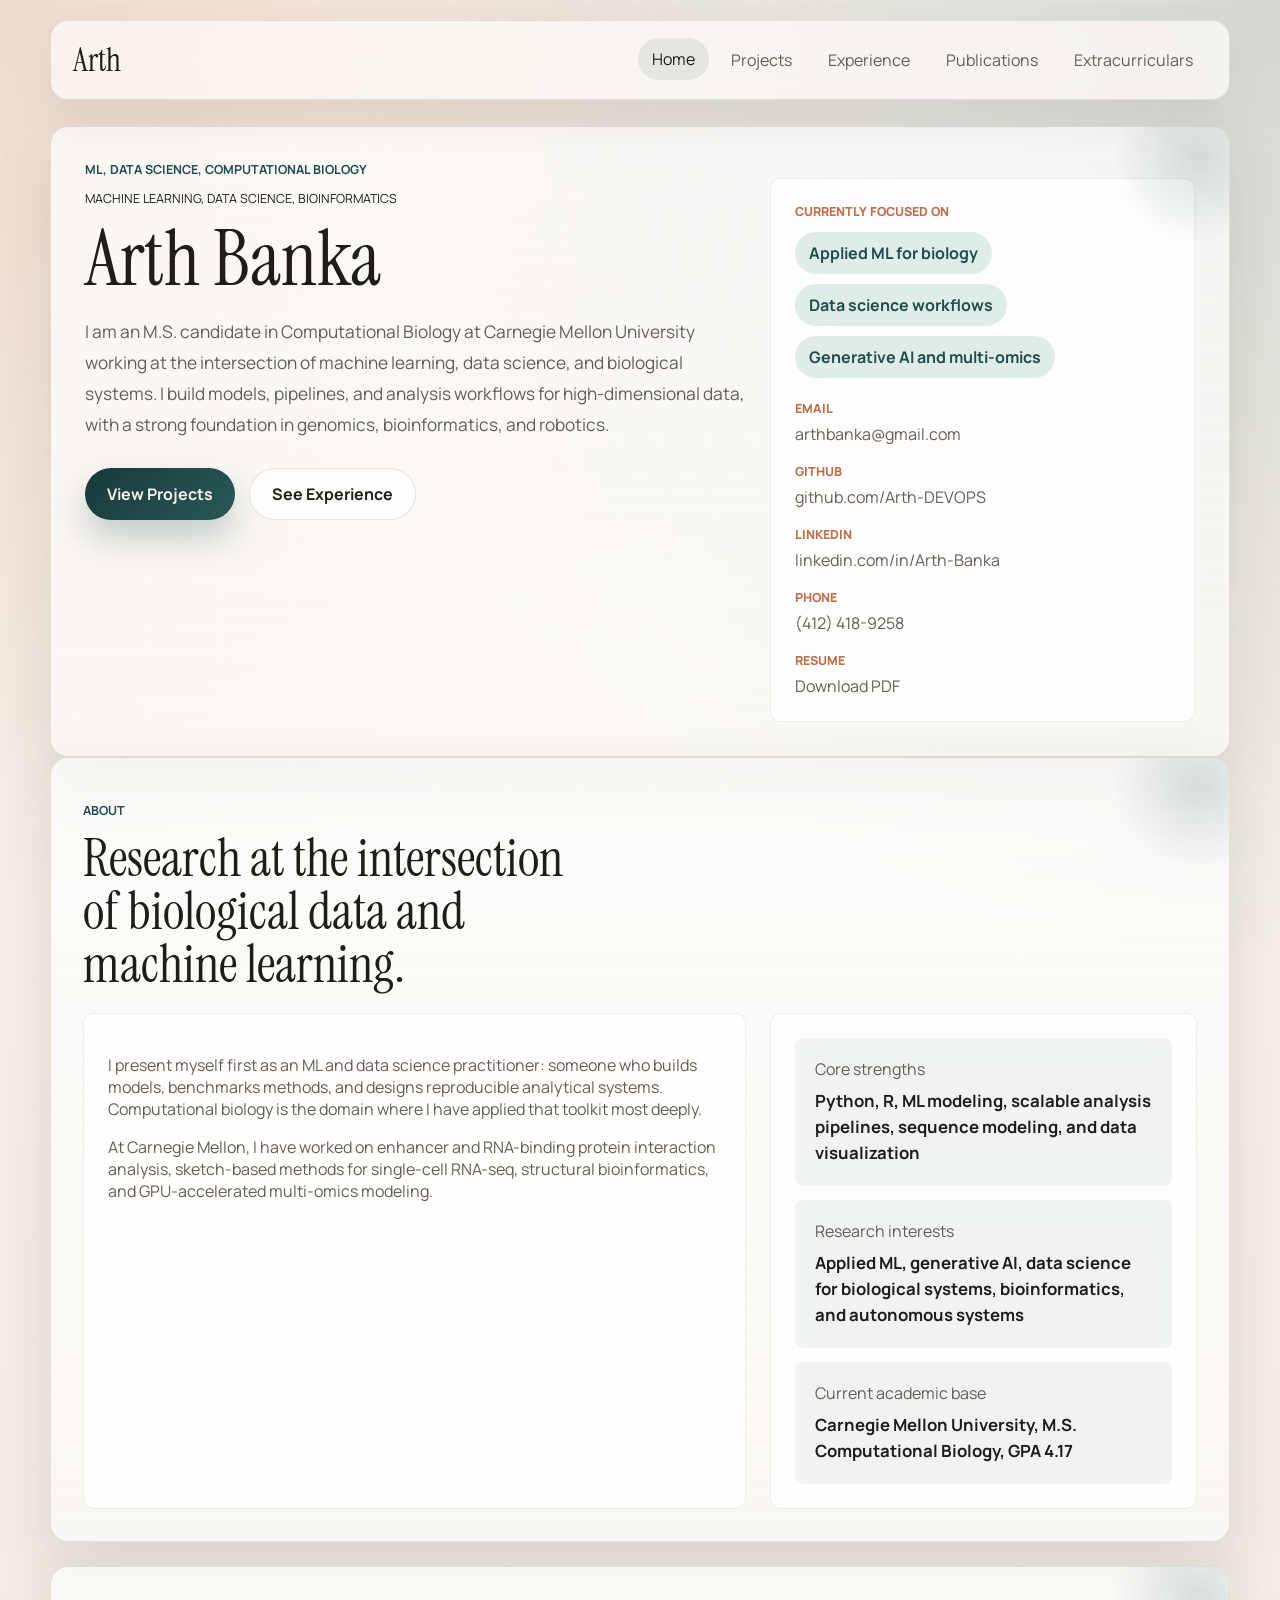
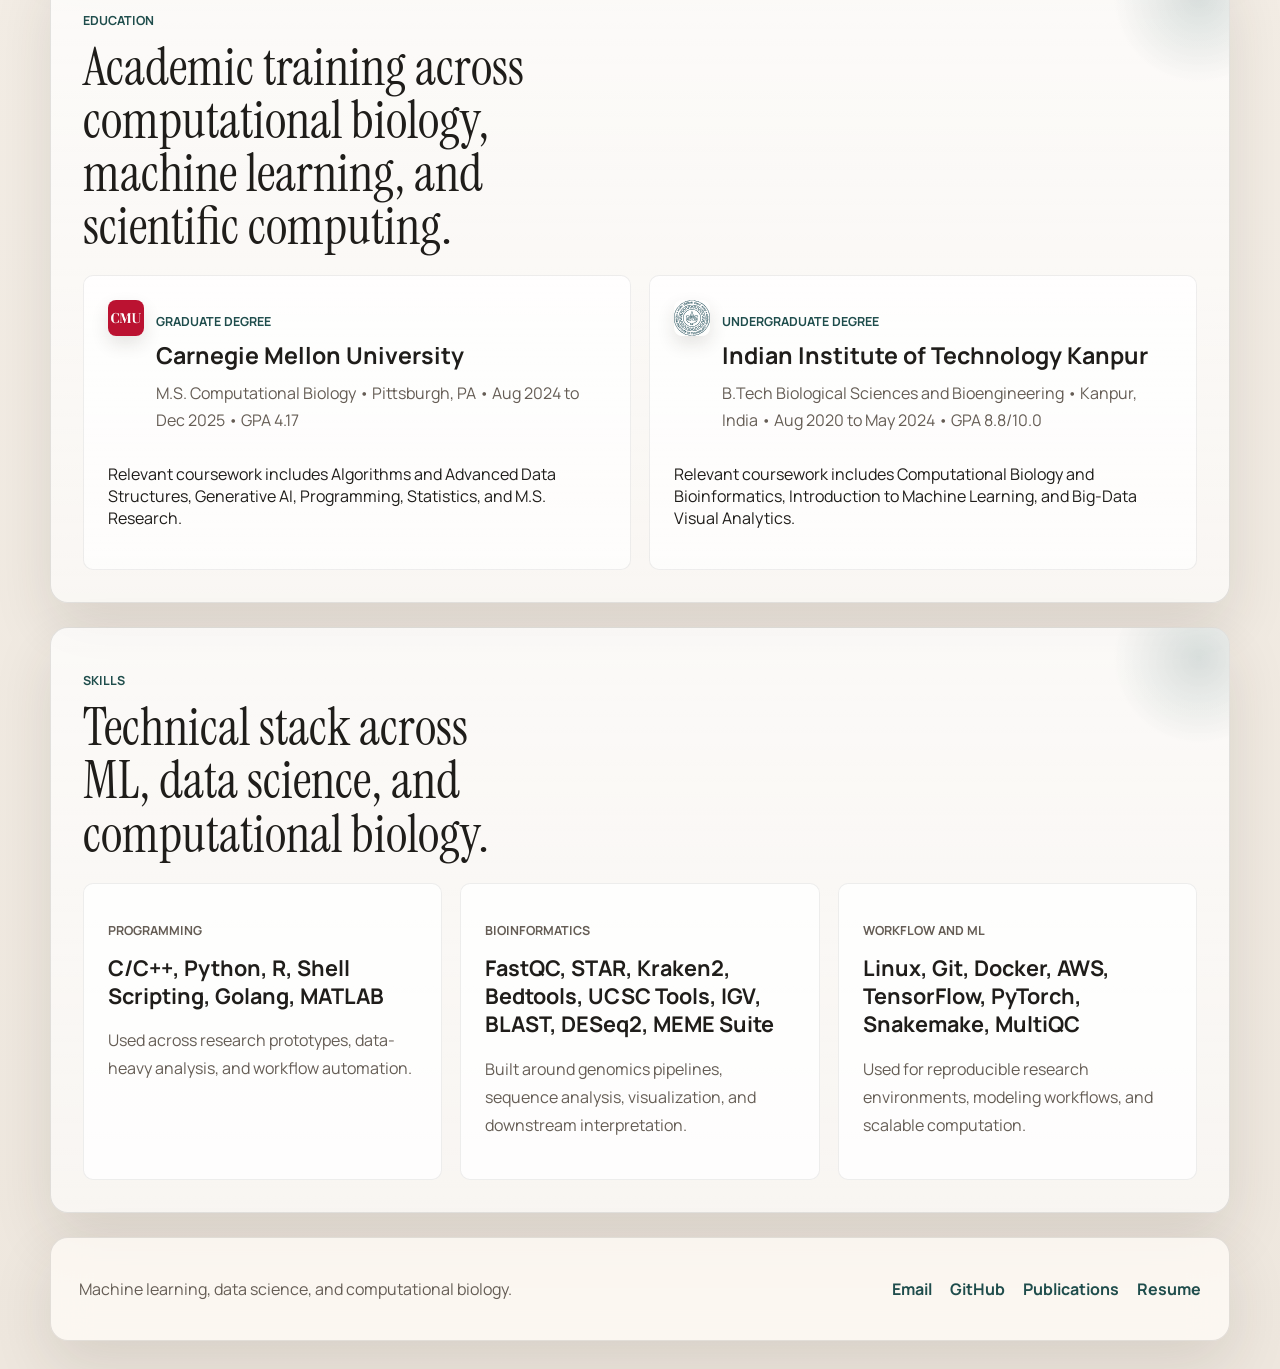
<file: index.html>
<!DOCTYPE html>
<html lang="en">
<head>
    <meta charset="UTF-8">
    <meta name="viewport" content="width=device-width, initial-scale=1.0">
    <title>Arth | ML, Data Science, and Computational Biology</title>
    <meta
        name="description"
        content="Arth Banka's portfolio in machine learning, data science, computational biology, bioinformatics, and robotics."
    >
    <link rel="preconnect" href="https://fonts.googleapis.com">
    <link rel="preconnect" href="https://fonts.gstatic.com" crossorigin>
    <link
        href="https://fonts.googleapis.com/css2?family=Instrument+Serif:ital@0;1&family=Manrope:wght@400;500;600;700;800&display=swap"
        rel="stylesheet"
    >
    <link rel="stylesheet" href="styles.css">
</head>
<body>
    <div class="page-shell">
        <header class="site-header">
            <a class="brand" href="index.html">Arth</a>
            <button class="nav-toggle" type="button" aria-expanded="false" aria-label="Toggle navigation">
                <span></span>
                <span></span>
            </button>
            <nav class="site-nav" aria-label="Primary">
                <a class="active" href="index.html">Home</a>
                <a href="projects.html">Projects</a>
                <a href="experience.html">Experience</a>
                <a href="publications.html">Publications</a>
                <a href="extracurriculars.html">Extracurriculars</a>
            </nav>
        </header>

        <main>
            <section class="hero">
                <div class="eyebrow">ML, Data Science, Computational Biology</div>
                <div class="hero-grid">
                    <div>
                        <p class="hero-kicker">Machine Learning, Data Science, Bioinformatics</p>
                        <h1>Arth Banka</h1>
                        <p class="hero-copy">
                            I am an M.S. candidate in Computational Biology at Carnegie Mellon University working at
                            the intersection of machine learning, data science, and biological systems. I build models,
                            pipelines, and analysis workflows for high-dimensional data, with a strong foundation in
                            genomics, bioinformatics, and robotics.
                        </p>
                        <div class="hero-actions">
                            <a class="button button-primary" href="projects.html">View Projects</a>
                            <a class="button button-secondary" href="experience.html">See Experience</a>
                        </div>
                    </div>

                    <aside class="profile-card">
                        <div class="profile-top">
                            <p class="profile-label">Currently focused on</p>
                            <ul class="pill-list">
                                <li>Applied ML for biology</li>
                                <li>Data science workflows</li>
                                <li>Generative AI and multi-omics</li>
                            </ul>
                        </div>

                        <div class="profile-details">
                            <div>
                                <p class="detail-label">Email</p>
                                <a href="mailto:arthbanka@gmail.com">arthbanka@gmail.com</a>
                            </div>
                            <div>
                                <p class="detail-label">GitHub</p>
                                <a href="https://github.com/Arth-DEVOPS" target="_blank" rel="noreferrer">github.com/Arth-DEVOPS</a>
                            </div>
                            <div>
                                <p class="detail-label">LinkedIn</p>
                                <a href="https://www.linkedin.com/in/Arth-Banka" target="_blank" rel="noreferrer">linkedin.com/in/Arth-Banka</a>
                            </div>
                            <div>
                                <p class="detail-label">Phone</p>
                                <a href="tel:+14124189258">(412) 418-9258</a>
                            </div>
                            <div>
                                <p class="detail-label">Resume</p>
                                <a href="Arth_Banka_Resume.pdf" target="_blank" rel="noreferrer">Download PDF</a>
                            </div>
                        </div>
                    </aside>
                </div>
            </section>

            <section class="section-block" id="about">
                <div class="section-heading">
                    <p class="section-label">About</p>
                    <h2>Research at the intersection of biological data and machine learning.</h2>
                </div>

                <div class="split-panel">
                    <div class="panel prose-panel">
                        <p>
                            I present myself first as an ML and data science practitioner: someone who builds models,
                            benchmarks methods, and designs reproducible analytical systems. Computational biology is
                            the domain where I have applied that toolkit most deeply.
                        </p>
                        <p>
                            At Carnegie Mellon, I have worked on enhancer and RNA-binding protein interaction
                            analysis, sketch-based methods for single-cell RNA-seq, structural bioinformatics, and
                            GPU-accelerated multi-omics modeling.
                        </p>
                    </div>

                    <div class="panel stats-panel">
                        <div class="stat-card">
                            <span>Core strengths</span>
                            <strong>Python, R, ML modeling, scalable analysis pipelines, sequence modeling, and data visualization</strong>
                        </div>
                        <div class="stat-card">
                            <span>Research interests</span>
                            <strong>Applied ML, generative AI, data science for biological systems, bioinformatics, and autonomous systems</strong>
                        </div>
                        <div class="stat-card">
                            <span>Current academic base</span>
                            <strong>Carnegie Mellon University, M.S. Computational Biology, GPA 4.17</strong>
                        </div>
                    </div>
                </div>
            </section>

            <section class="section-block">
                <div class="section-heading">
                    <p class="section-label">Education</p>
                    <h2>Academic training across computational biology, machine learning, and scientific computing.</h2>
                </div>

                <div class="education-grid education-grid-home">
                    <article class="education-card education-card-featured">
                        <div class="org-lockup">
                            <div class="org-logo">
                                <img src="assets/cmu-badge.png" alt="Carnegie Mellon University logo">
                            </div>
                            <div>
                                <p class="card-tag">Graduate Degree</p>
                                <h3>Carnegie Mellon University</h3>
                                <p class="education-meta">M.S. Computational Biology • Pittsburgh, PA • Aug 2024 to Dec 2025 • GPA 4.17</p>
                            </div>
                        </div>
                        <p>
                            Relevant coursework includes Algorithms and Advanced Data Structures, Generative AI,
                            Programming, Statistics, and M.S. Research.
                        </p>
                    </article>

                    <article class="education-card education-card-featured">
                        <div class="org-lockup">
                            <div class="org-logo">
                                <img src="assets/iitk-badge.svg" alt="Indian Institute of Technology Kanpur badge">
                            </div>
                            <div>
                                <p class="card-tag">Undergraduate Degree</p>
                                <h3>Indian Institute of Technology Kanpur</h3>
                                <p class="education-meta">B.Tech Biological Sciences and Bioengineering • Kanpur, India • Aug 2020 to May 2024 • GPA 8.8/10.0</p>
                            </div>
                        </div>
                        <p>
                            Relevant coursework includes Computational Biology and Bioinformatics, Introduction to
                            Machine Learning, and Big-Data Visual Analytics.
                        </p>
                    </article>
                </div>
            </section>

            <section class="section-block">
                <div class="section-heading">
                    <p class="section-label">Skills</p>
                    <h2>Technical stack across ML, data science, and computational biology.</h2>
                </div>

                <div class="skills-grid">
                    <article class="skill-card">
                        <p class="card-tag">Programming</p>
                        <h3>C/C++, Python, R, Shell Scripting, Golang, MATLAB</h3>
                        <p>Used across research prototypes, data-heavy analysis, and workflow automation.</p>
                    </article>

                    <article class="skill-card">
                        <p class="card-tag">Bioinformatics</p>
                        <h3>FastQC, STAR, Kraken2, Bedtools, UCSC Tools, IGV, BLAST, DESeq2, MEME Suite</h3>
                        <p>Built around genomics pipelines, sequence analysis, visualization, and downstream interpretation.</p>
                    </article>

                    <article class="skill-card">
                        <p class="card-tag">Workflow and ML</p>
                        <h3>Linux, Git, Docker, AWS, TensorFlow, PyTorch, Snakemake, MultiQC</h3>
                        <p>Used for reproducible research environments, modeling workflows, and scalable computation.</p>
                    </article>
                </div>
            </section>
        </main>

        <footer class="site-footer">
            <p>Machine learning, data science, and computational biology.</p>
            <div class="footer-links">
                <a href="mailto:arthbanka@gmail.com">Email</a>
                <a href="https://github.com/Arth-DEVOPS" target="_blank" rel="noreferrer">GitHub</a>
                <a href="publications.html">Publications</a>
                <a href="Arth_Banka_Resume.pdf" target="_blank" rel="noreferrer">Resume</a>
            </div>
        </footer>
    </div>

    <script src="script.js"></script>
</body>
</html>
</file>
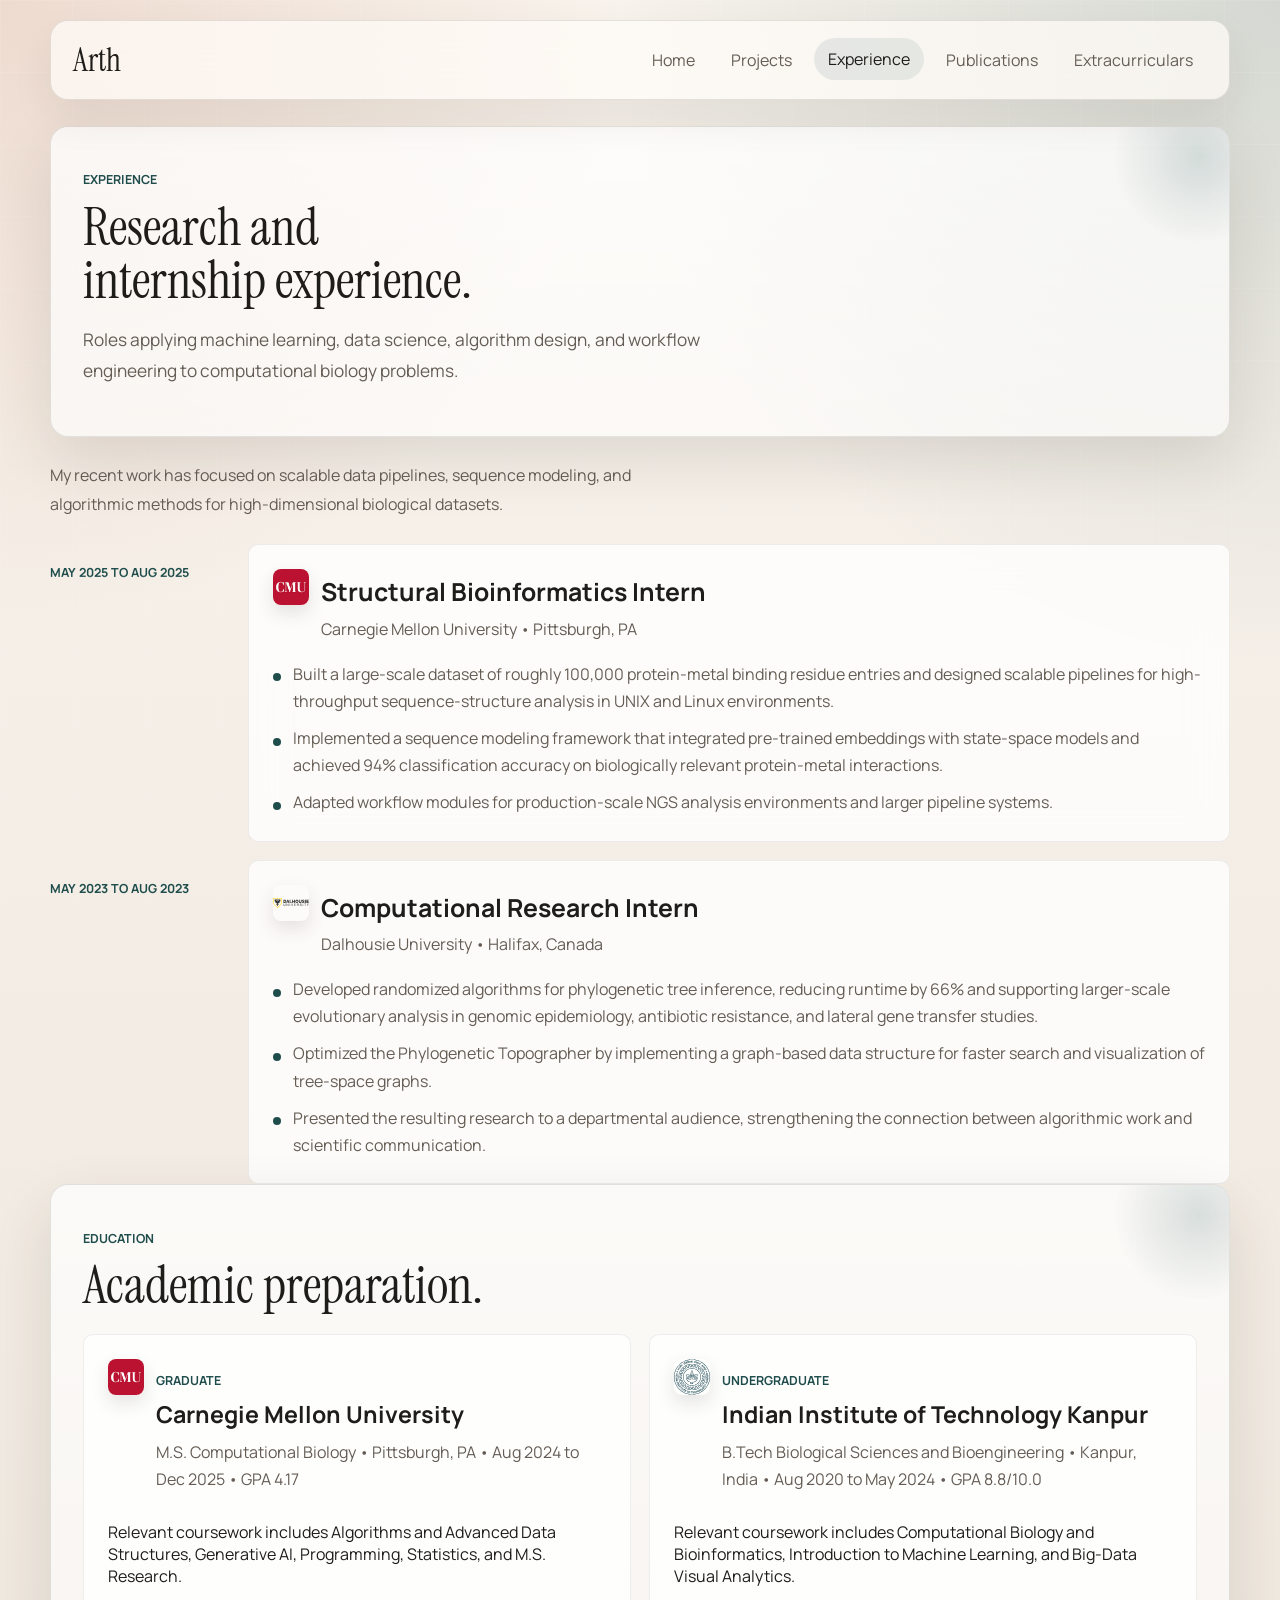
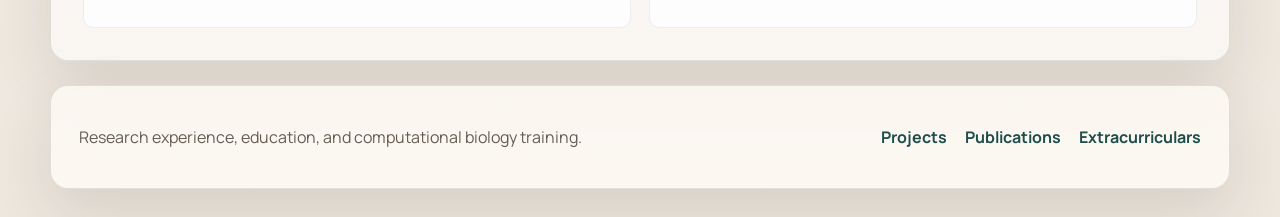
<file: experience.html>
<!DOCTYPE html>
<html lang="en">
<head>
    <meta charset="UTF-8">
    <meta name="viewport" content="width=device-width, initial-scale=1.0">
    <title>Experience | Arth</title>
    <meta
        name="description"
        content="Work experience, research roles, and professional highlights for Arth."
    >
    <link rel="preconnect" href="https://fonts.googleapis.com">
    <link rel="preconnect" href="https://fonts.gstatic.com" crossorigin>
    <link
        href="https://fonts.googleapis.com/css2?family=Instrument+Serif:ital@0;1&family=Manrope:wght@400;500;600;700;800&display=swap"
        rel="stylesheet"
    >
    <link rel="stylesheet" href="styles.css">
</head>
<body>
    <div class="page-shell">
        <header class="site-header">
            <a class="brand" href="index.html">Arth</a>
            <button class="nav-toggle" type="button" aria-expanded="false" aria-label="Toggle navigation">
                <span></span>
                <span></span>
            </button>
            <nav class="site-nav" aria-label="Primary">
                <a href="index.html">Home</a>
                <a href="projects.html">Projects</a>
                <a class="active" href="experience.html">Experience</a>
                <a href="publications.html">Publications</a>
                <a href="extracurriculars.html">Extracurriculars</a>
            </nav>
        </header>

        <main>
            <section class="page-hero">
                <p class="section-label">Experience</p>
                <h1>Research and internship experience.</h1>
                <p class="page-intro">
                    Roles applying machine learning, data science, algorithm design, and workflow engineering to
                    computational biology problems.
                </p>
            </section>

            <section class="timeline">
                <p class="timeline-intro">
                    My recent work has focused on scalable data pipelines, sequence modeling, and algorithmic methods
                    for high-dimensional biological datasets.
                </p>
                <article class="timeline-item">
                    <div class="timeline-date">May 2025 to Aug 2025</div>
                    <div class="timeline-card">
                        <div class="org-lockup org-lockup-compact">
                            <div class="org-logo">
                                <img src="assets/cmu-badge.png" alt="Carnegie Mellon University logo">
                            </div>
                            <div>
                                <h2>Structural Bioinformatics Intern</h2>
                                <p class="timeline-subtitle">Carnegie Mellon University • Pittsburgh, PA</p>
                            </div>
                        </div>
                        <ul class="detail-list">
                            <li>Built a large-scale dataset of roughly 100,000 protein-metal binding residue entries and designed scalable pipelines for high-throughput sequence-structure analysis in UNIX and Linux environments.</li>
                            <li>Implemented a sequence modeling framework that integrated pre-trained embeddings with state-space models and achieved 94% classification accuracy on biologically relevant protein-metal interactions.</li>
                            <li>Adapted workflow modules for production-scale NGS analysis environments and larger pipeline systems.</li>
                        </ul>
                    </div>
                </article>

                <article class="timeline-item">
                    <div class="timeline-date">May 2023 to Aug 2023</div>
                    <div class="timeline-card">
                        <div class="org-lockup org-lockup-compact">
                            <div class="org-logo">
                                <img src="assets/dal-badge.svg" alt="Dalhousie University badge">
                            </div>
                            <div>
                                <h2>Computational Research Intern</h2>
                                <p class="timeline-subtitle">Dalhousie University • Halifax, Canada</p>
                            </div>
                        </div>
                        <ul class="detail-list">
                            <li>Developed randomized algorithms for phylogenetic tree inference, reducing runtime by 66% and supporting larger-scale evolutionary analysis in genomic epidemiology, antibiotic resistance, and lateral gene transfer studies.</li>
                            <li>Optimized the Phylogenetic Topographer by implementing a graph-based data structure for faster search and visualization of tree-space graphs.</li>
                            <li>Presented the resulting research to a departmental audience, strengthening the connection between algorithmic work and scientific communication.</li>
                        </ul>
                    </div>
                </article>
            </section>

            <section class="section-block">
                <div class="section-heading">
                    <p class="section-label">Education</p>
                    <h2>Academic preparation.</h2>
                </div>

                <div class="education-grid">
                    <article class="education-card">
                        <div class="org-lockup">
                            <div class="org-logo">
                                <img src="assets/cmu-badge.png" alt="Carnegie Mellon University logo">
                            </div>
                            <div>
                                <p class="card-tag">Graduate</p>
                                <h3>Carnegie Mellon University</h3>
                                <p class="education-meta">M.S. Computational Biology • Pittsburgh, PA • Aug 2024 to Dec 2025 • GPA 4.17</p>
                            </div>
                        </div>
                        <p>
                            Relevant coursework includes Algorithms and Advanced Data Structures, Generative AI,
                            Programming, Statistics, and M.S. Research.
                        </p>
                    </article>

                    <article class="education-card">
                        <div class="org-lockup">
                            <div class="org-logo">
                                <img src="assets/iitk-badge.svg" alt="Indian Institute of Technology Kanpur badge">
                            </div>
                            <div>
                                <p class="card-tag">Undergraduate</p>
                                <h3>Indian Institute of Technology Kanpur</h3>
                                <p class="education-meta">B.Tech Biological Sciences and Bioengineering • Kanpur, India • Aug 2020 to May 2024 • GPA 8.8/10.0</p>
                            </div>
                        </div>
                        <p>
                            Relevant coursework includes Computational Biology and Bioinformatics, Introduction to
                            Machine Learning, and Big-Data Visual Analytics.
                        </p>
                    </article>
                </div>
            </section>
        </main>

        <footer class="site-footer">
            <p>Research experience, education, and computational biology training.</p>
            <div class="footer-links">
                <a href="projects.html">Projects</a>
                <a href="publications.html">Publications</a>
                <a href="extracurriculars.html">Extracurriculars</a>
            </div>
        </footer>
    </div>

    <script src="script.js"></script>
</body>
</html>
</file>
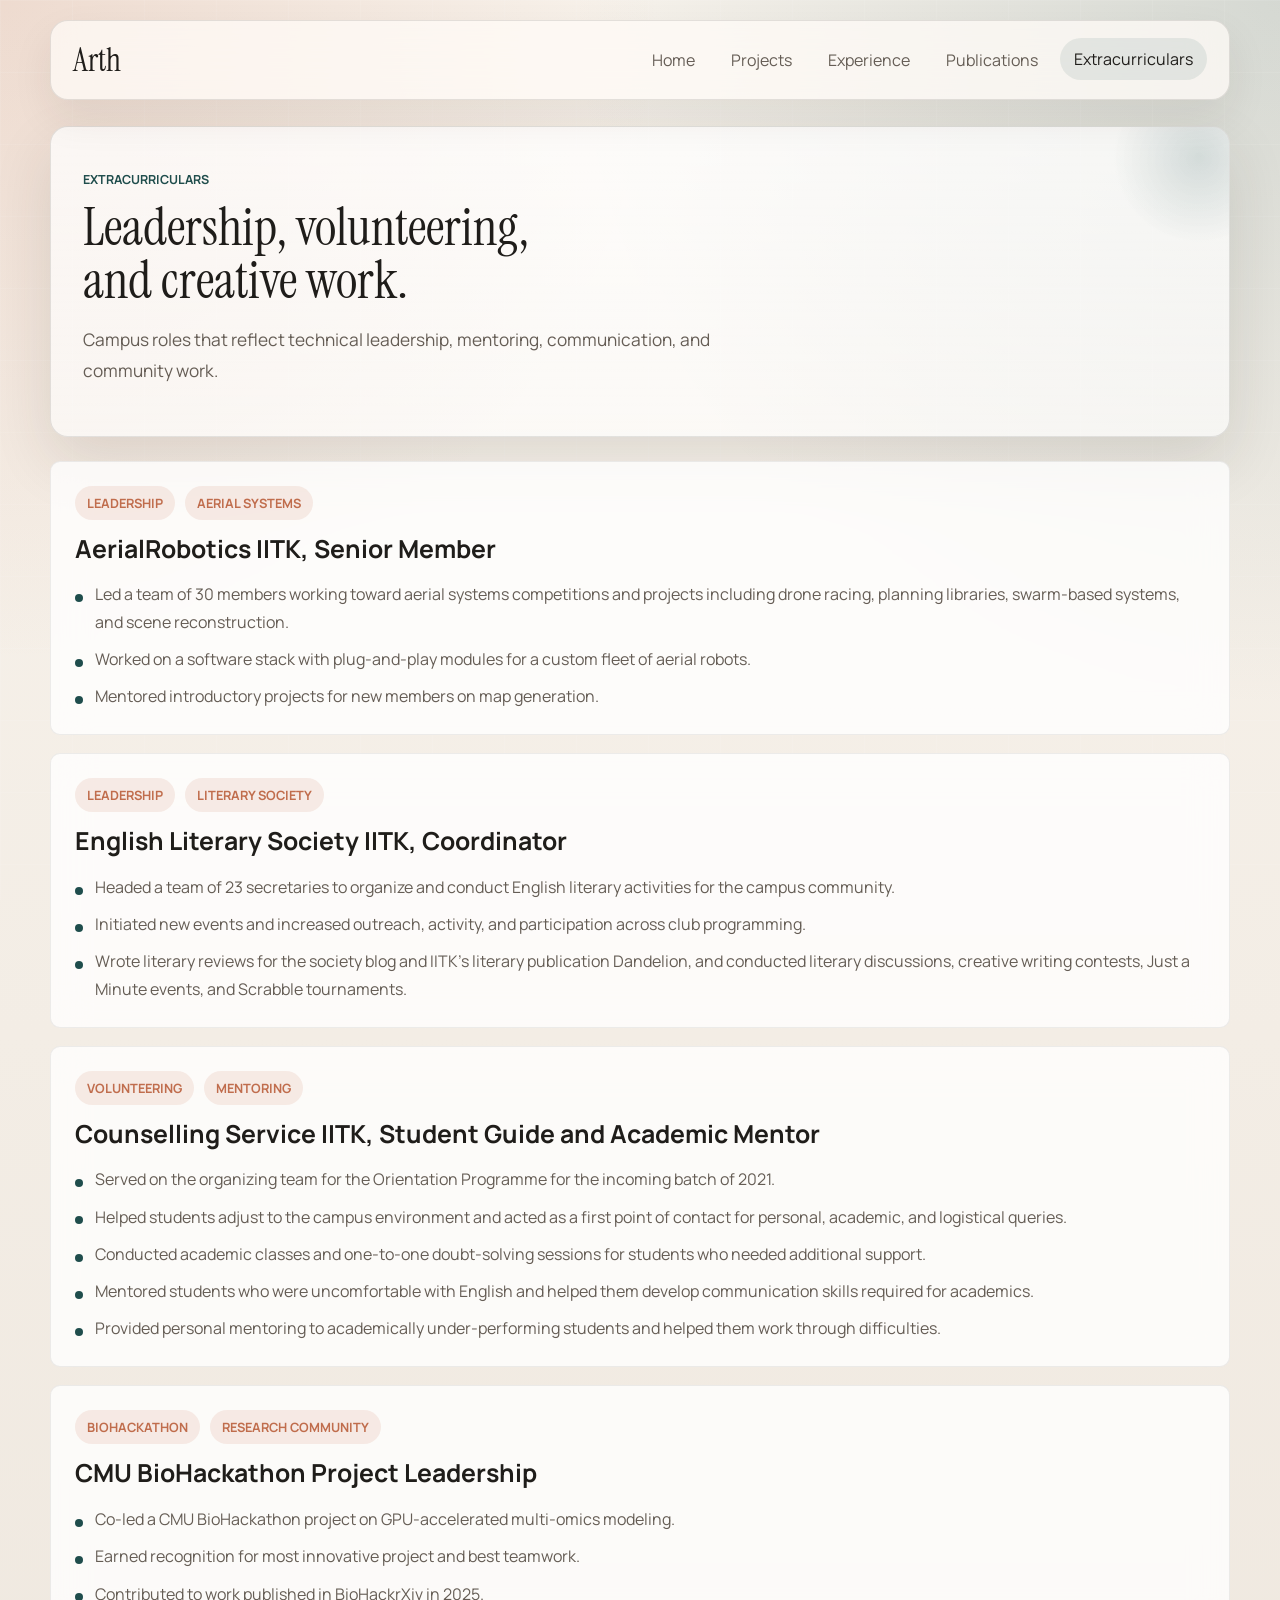
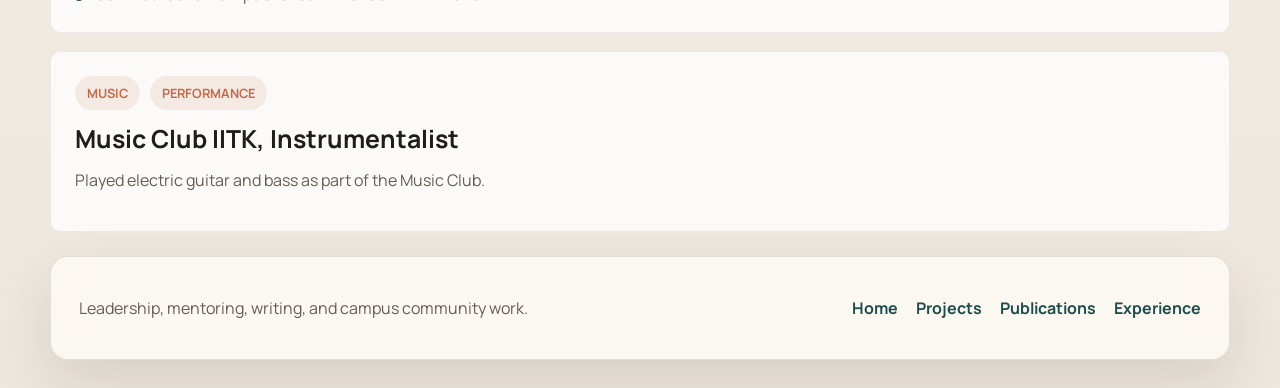
<file: extracurriculars.html>
<!DOCTYPE html>
<html lang="en">
<head>
    <meta charset="UTF-8">
    <meta name="viewport" content="width=device-width, initial-scale=1.0">
    <title>Extracurriculars | Arth</title>
    <meta
        name="description"
        content="Extracurricular leadership, mentoring, and community activities by Arth."
    >
    <link rel="preconnect" href="https://fonts.googleapis.com">
    <link rel="preconnect" href="https://fonts.gstatic.com" crossorigin>
    <link
        href="https://fonts.googleapis.com/css2?family=Instrument+Serif:ital@0;1&family=Manrope:wght@400;500;600;700;800&display=swap"
        rel="stylesheet"
    >
    <link rel="stylesheet" href="styles.css">
</head>
<body>
    <div class="page-shell">
        <header class="site-header">
            <a class="brand" href="index.html">Arth</a>
            <button class="nav-toggle" type="button" aria-expanded="false" aria-label="Toggle navigation">
                <span></span>
                <span></span>
            </button>
            <nav class="site-nav" aria-label="Primary">
                <a href="index.html">Home</a>
                <a href="projects.html">Projects</a>
                <a href="experience.html">Experience</a>
                <a href="publications.html">Publications</a>
                <a class="active" href="extracurriculars.html">Extracurriculars</a>
            </nav>
        </header>

        <main>
            <section class="page-hero">
                <p class="section-label">Extracurriculars</p>
                <h1>Leadership, volunteering, and creative work.</h1>
                <p class="page-intro">
                    Campus roles that reflect technical leadership, mentoring, communication, and community work.
                </p>
            </section>

            <section class="stacked-grid">
                <article class="case-card">
                    <div class="case-meta">
                        <span>Leadership</span>
                        <span>Aerial Systems</span>
                    </div>
                    <h2>AerialRobotics IITK, Senior Member</h2>
                    <ul class="detail-list">
                        <li>Led a team of 30 members working toward aerial systems competitions and projects including drone racing, planning libraries, swarm-based systems, and scene reconstruction.</li>
                        <li>Worked on a software stack with plug-and-play modules for a custom fleet of aerial robots.</li>
                        <li>Mentored introductory projects for new members on map generation.</li>
                    </ul>
                </article>

                <article class="case-card">
                    <div class="case-meta">
                        <span>Leadership</span>
                        <span>Literary Society</span>
                    </div>
                    <h2>English Literary Society IITK, Coordinator</h2>
                    <ul class="detail-list">
                        <li>Headed a team of 23 secretaries to organize and conduct English literary activities for the campus community.</li>
                        <li>Initiated new events and increased outreach, activity, and participation across club programming.</li>
                        <li>Wrote literary reviews for the society blog and IITK's literary publication Dandelion, and conducted literary discussions, creative writing contests, Just a Minute events, and Scrabble tournaments.</li>
                    </ul>
                </article>

                <article class="case-card">
                    <div class="case-meta">
                        <span>Volunteering</span>
                        <span>Mentoring</span>
                    </div>
                    <h2>Counselling Service IITK, Student Guide and Academic Mentor</h2>
                    <ul class="detail-list">
                        <li>Served on the organizing team for the Orientation Programme for the incoming batch of 2021.</li>
                        <li>Helped students adjust to the campus environment and acted as a first point of contact for personal, academic, and logistical queries.</li>
                        <li>Conducted academic classes and one-to-one doubt-solving sessions for students who needed additional support.</li>
                        <li>Mentored students who were uncomfortable with English and helped them develop communication skills required for academics.</li>
                        <li>Provided personal mentoring to academically under-performing students and helped them work through difficulties.</li>
                    </ul>
                </article>

                <article class="case-card">
                    <div class="case-meta">
                        <span>BioHackathon</span>
                        <span>Research Community</span>
                    </div>
                    <h2>CMU BioHackathon Project Leadership</h2>
                    <ul class="detail-list">
                        <li>Co-led a CMU BioHackathon project on GPU-accelerated multi-omics modeling.</li>
                        <li>Earned recognition for most innovative project and best teamwork.</li>
                        <li>Contributed to work published in BioHackrXiv in 2025.</li>
                    </ul>
                </article>

                <article class="case-card">
                    <div class="case-meta">
                        <span>Music</span>
                        <span>Performance</span>
                    </div>
                    <h2>Music Club IITK, Instrumentalist</h2>
                    <p>
                        Played electric guitar and bass as part of the Music Club.
                    </p>
                </article>
            </section>
        </main>

        <footer class="site-footer">
            <p>Leadership, mentoring, writing, and campus community work.</p>
            <div class="footer-links">
                <a href="index.html">Home</a>
                <a href="projects.html">Projects</a>
                <a href="publications.html">Publications</a>
                <a href="experience.html">Experience</a>
            </div>
        </footer>
    </div>

    <script src="script.js"></script>
</body>
</html>
</file>
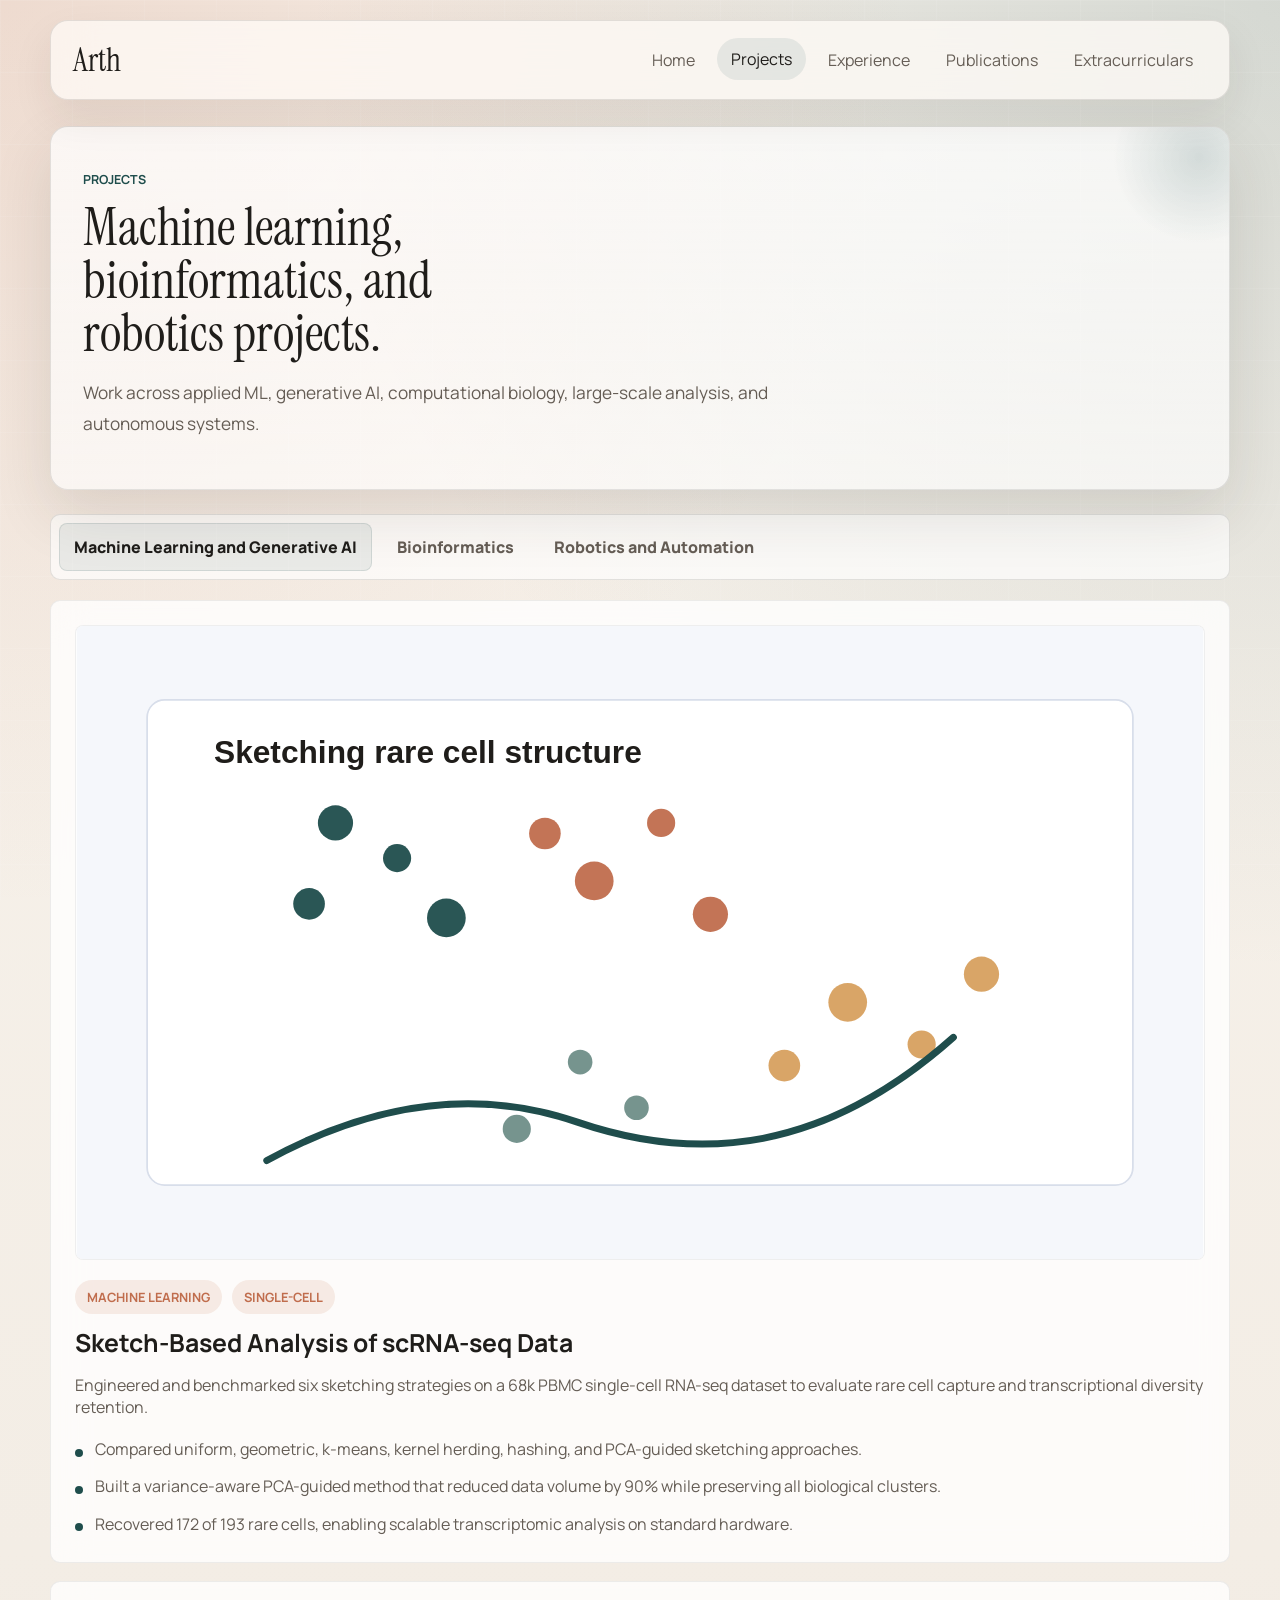
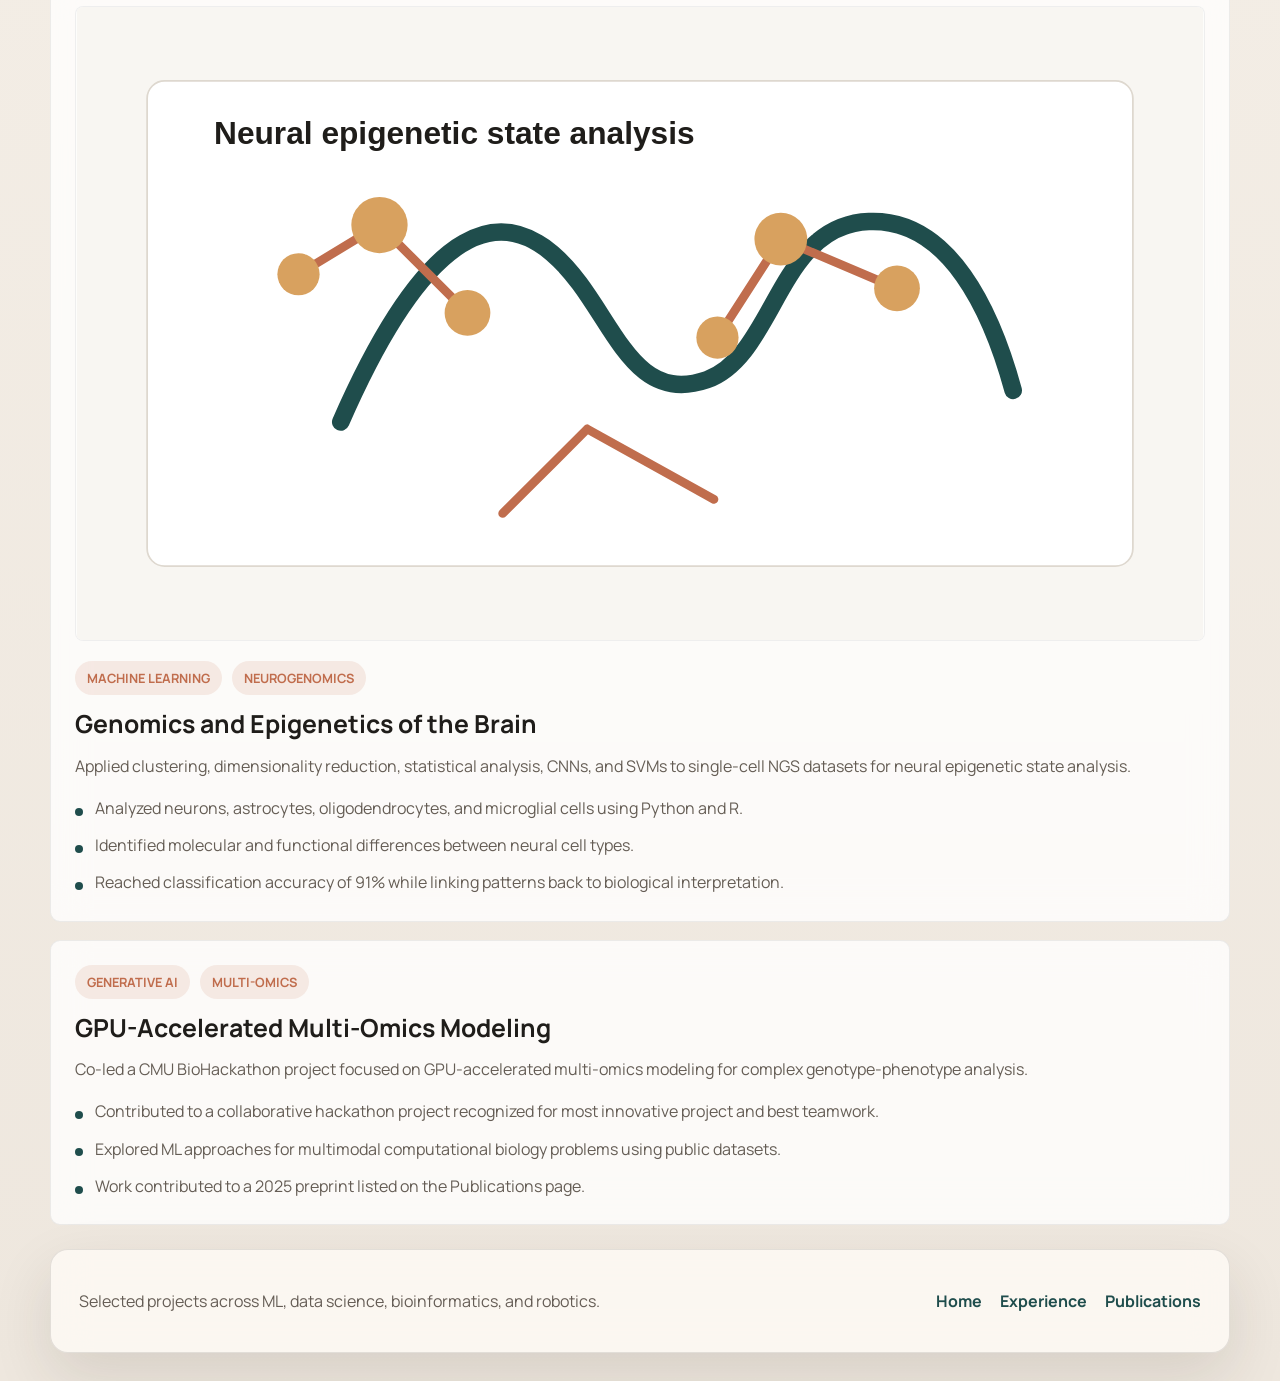
<file: projects.html>
<!DOCTYPE html>
<html lang="en">
<head>
    <meta charset="UTF-8">
    <meta name="viewport" content="width=device-width, initial-scale=1.0">
    <title>Projects | Arth</title>
    <meta
        name="description"
        content="Selected machine learning, bioinformatics, robotics, and automation projects by Arth Banka."
    >
    <link rel="preconnect" href="https://fonts.googleapis.com">
    <link rel="preconnect" href="https://fonts.gstatic.com" crossorigin>
    <link
        href="https://fonts.googleapis.com/css2?family=Instrument+Serif:ital@0;1&family=Manrope:wght@400;500;600;700;800&display=swap"
        rel="stylesheet"
    >
    <link rel="stylesheet" href="styles.css">
</head>
<body>
    <div class="page-shell">
        <header class="site-header">
            <a class="brand" href="index.html">Arth</a>
            <button class="nav-toggle" type="button" aria-expanded="false" aria-label="Toggle navigation">
                <span></span>
                <span></span>
            </button>
            <nav class="site-nav" aria-label="Primary">
                <a href="index.html">Home</a>
                <a class="active" href="projects.html">Projects</a>
                <a href="experience.html">Experience</a>
                <a href="publications.html">Publications</a>
                <a href="extracurriculars.html">Extracurriculars</a>
            </nav>
        </header>

        <main>
            <section class="page-hero">
                <p class="section-label">Projects</p>
                <h1>Machine learning, bioinformatics, and robotics projects.</h1>
                <p class="page-intro">
                    Work across applied ML, generative AI, computational biology, large-scale analysis, and autonomous systems.
                </p>
            </section>

            <section class="project-tabs" aria-label="Project categories">
                <div class="tab-list" role="tablist" aria-label="Project categories">
                    <button class="tab-button active" type="button" role="tab" aria-selected="true" data-tab="ml-ai">Machine Learning and Generative AI</button>
                    <button class="tab-button" type="button" role="tab" aria-selected="false" data-tab="bioinformatics">Bioinformatics</button>
                    <button class="tab-button" type="button" role="tab" aria-selected="false" data-tab="robotics">Robotics and Automation</button>
                </div>

                <div class="tab-panel active" role="tabpanel" data-panel="ml-ai">
                    <article class="case-card">
                        <img class="visual-thumb" src="assets/project-single-cell.svg" alt="Single-cell sketching project visual">
                        <div class="case-meta">
                            <span>Machine Learning</span>
                            <span>Single-Cell</span>
                        </div>
                        <h2>Sketch-Based Analysis of scRNA-seq Data</h2>
                        <p>
                            Engineered and benchmarked six sketching strategies on a 68k PBMC single-cell RNA-seq dataset to evaluate rare cell capture and transcriptional diversity retention.
                        </p>
                        <ul class="detail-list">
                            <li>Compared uniform, geometric, k-means, kernel herding, hashing, and PCA-guided sketching approaches.</li>
                            <li>Built a variance-aware PCA-guided method that reduced data volume by 90% while preserving all biological clusters.</li>
                            <li>Recovered 172 of 193 rare cells, enabling scalable transcriptomic analysis on standard hardware.</li>
                        </ul>
                    </article>

                    <article class="case-card">
                        <img class="visual-thumb" src="assets/project-neurogenomics.svg" alt="Neurogenomics project visual">
                        <div class="case-meta">
                            <span>Machine Learning</span>
                            <span>Neurogenomics</span>
                        </div>
                        <h2>Genomics and Epigenetics of the Brain</h2>
                        <p>
                            Applied clustering, dimensionality reduction, statistical analysis, CNNs, and SVMs to single-cell NGS datasets for neural epigenetic state analysis.
                        </p>
                        <ul class="detail-list">
                            <li>Analyzed neurons, astrocytes, oligodendrocytes, and microglial cells using Python and R.</li>
                            <li>Identified molecular and functional differences between neural cell types.</li>
                            <li>Reached classification accuracy of 91% while linking patterns back to biological interpretation.</li>
                        </ul>
                    </article>

                    <article class="case-card">
                        <div class="case-meta">
                            <span>Generative AI</span>
                            <span>Multi-Omics</span>
                        </div>
                        <h2>GPU-Accelerated Multi-Omics Modeling</h2>
                        <p>
                            Co-led a CMU BioHackathon project focused on GPU-accelerated multi-omics modeling for complex genotype-phenotype analysis.
                        </p>
                        <ul class="detail-list">
                            <li>Contributed to a collaborative hackathon project recognized for most innovative project and best teamwork.</li>
                            <li>Explored ML approaches for multimodal computational biology problems using public datasets.</li>
                            <li>Work contributed to a 2025 preprint listed on the Publications page.</li>
                        </ul>
                    </article>
                </div>

                <div class="tab-panel" role="tabpanel" data-panel="bioinformatics">
                    <article class="case-card">
                        <img class="visual-thumb" src="assets/project-regulatory-genomics.svg" alt="Regulatory genomics project visual">
                        <div class="case-meta">
                            <span>NGS Analysis</span>
                            <span>Regulatory Genomics</span>
                        </div>
                        <h2>Super Enhancer and RNA-Binding Protein Interaction Analysis</h2>
                        <p>
                            Processed and analyzed eCLIP, ChIP-seq, RNA-seq, ATAC-seq, and conservation datasets from ENCODE and NCBI to interrogate enhancer-RBP interactions across roughly 700 genomic loci.
                        </p>
                        <ul class="detail-list">
                            <li>Observed about 30% concordance between ChIP and eCLIP peaks in top super enhancers.</li>
                            <li>Built a reproducible pipeline for QC, alignment, peak calling, annotation, and visualization.</li>
                            <li>Used Bedtools, bigWig utilities, and the UCSC Genome Browser for scalable downstream reporting.</li>
                        </ul>
                    </article>

                    <article class="case-card">
                        <div class="case-meta">
                            <span>Structural Bioinformatics</span>
                            <span>Sequence Modeling</span>
                        </div>
                        <h2>Protein-Metal Binding Residue Modeling</h2>
                        <p>
                            Built a large-scale dataset of roughly 100,000 protein-metal binding residue entries and designed high-throughput sequence-structure analysis pipelines.
                        </p>
                        <ul class="detail-list">
                            <li>Integrated pre-trained embeddings with state-space models for biologically relevant protein-metal interaction classification.</li>
                            <li>Achieved 94% classification accuracy in the structural bioinformatics internship project.</li>
                            <li>Adapted workflow modules for production-scale NGS and larger pipeline systems.</li>
                        </ul>
                    </article>

                    <article class="case-card">
                        <div class="case-meta">
                            <span>Algorithms</span>
                            <span>Phylogenetics</span>
                        </div>
                        <h2>Phylogenetic Tree-Space Search</h2>
                        <p>
                            Developed randomized algorithms for phylogenetic tree inference and optimized the Phylogenetic Topographer for faster search and visualization.
                        </p>
                        <ul class="detail-list">
                            <li>Reduced runtime by 66% for large-scale evolutionary analysis tasks.</li>
                            <li>Implemented a graph-based data structure for tree-space graph search.</li>
                            <li>Applied the work to problems relevant to genomic epidemiology, antibiotic resistance, and lateral gene transfer.</li>
                        </ul>
                    </article>
                </div>

                <div class="tab-panel" role="tabpanel" data-panel="robotics">
                    <article class="case-card">
                        <div class="case-meta">
                            <span>Robotics</span>
                            <span>Autonomy</span>
                        </div>
                        <h2>AerialRobotics IITK Software Stack</h2>
                        <p>
                            Worked on software infrastructure for a custom fleet of aerial robots, with plug-and-play modules for robotics experimentation and competition work.
                        </p>
                        <ul class="detail-list">
                            <li>Led a 30-member team working on drone racing, planning libraries, swarm-based systems, and scene reconstruction.</li>
                            <li>Developed modular software components for aerial robotics projects.</li>
                            <li>Mentored introductory projects for new members on map generation.</li>
                        </ul>
                    </article>

                    <article class="case-card">
                        <div class="case-meta">
                            <span>Automation</span>
                            <span>Mapping</span>
                        </div>
                        <h2>Map Generation Mentorship Projects</h2>
                        <p>
                            Mentored junior members through introductory mapping projects that connected autonomy fundamentals with practical robotics implementation.
                        </p>
                        <ul class="detail-list">
                            <li>Helped new members build intuition for map generation and robotics software workflows.</li>
                            <li>Connected planning and scene reconstruction concepts to hands-on aerial robot projects.</li>
                            <li>Supported onboarding for a larger student robotics team.</li>
                        </ul>
                    </article>
                </div>
            </section>
        </main>

        <footer class="site-footer">
            <p>Selected projects across ML, data science, bioinformatics, and robotics.</p>
            <div class="footer-links">
                <a href="index.html">Home</a>
                <a href="experience.html">Experience</a>
                <a href="publications.html">Publications</a>
            </div>
        </footer>
    </div>

    <script src="script.js"></script>
</body>
</html>
</file>
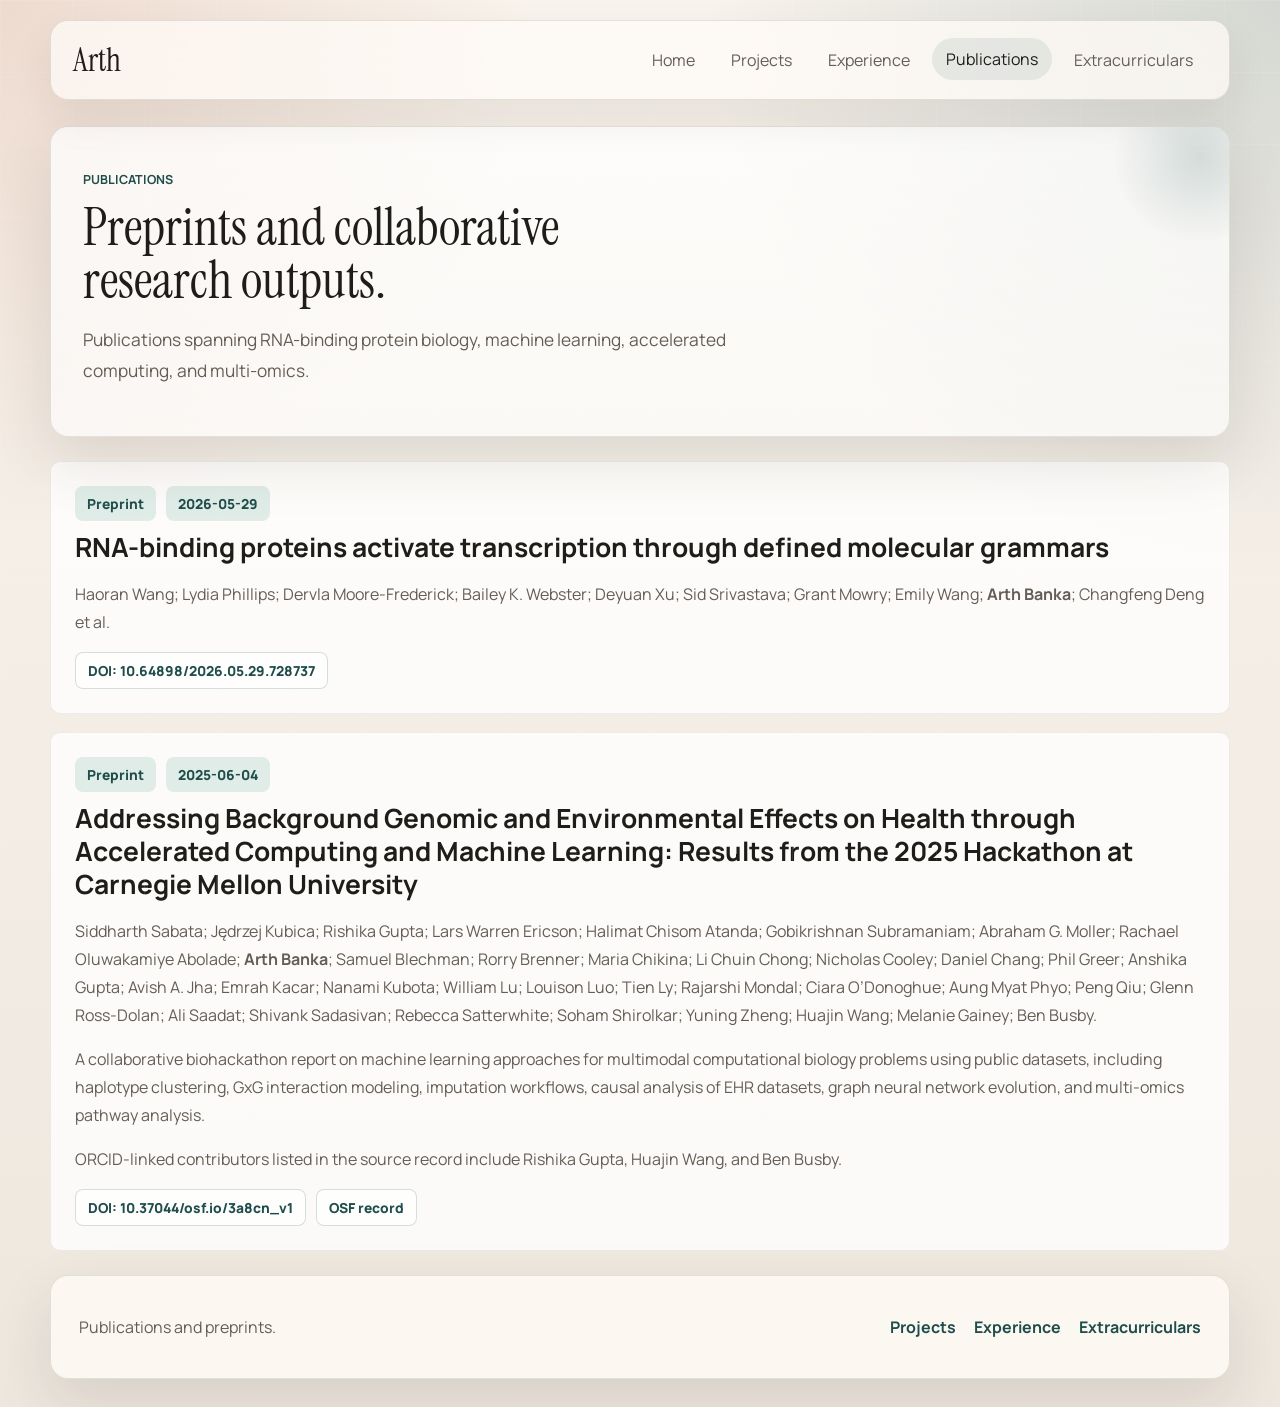
<file: publications.html>
<!DOCTYPE html>
<html lang="en">
<head>
    <meta charset="UTF-8">
    <meta name="viewport" content="width=device-width, initial-scale=1.0">
    <title>Publications | Arth</title>
    <meta
        name="description"
        content="Publications and preprints by Arth Banka in computational biology, machine learning, and genomics."
    >
    <link rel="preconnect" href="https://fonts.googleapis.com">
    <link rel="preconnect" href="https://fonts.gstatic.com" crossorigin>
    <link
        href="https://fonts.googleapis.com/css2?family=Instrument+Serif:ital@0;1&family=Manrope:wght@400;500;600;700;800&display=swap"
        rel="stylesheet"
    >
    <link rel="stylesheet" href="styles.css">
</head>
<body>
    <div class="page-shell">
        <header class="site-header">
            <a class="brand" href="index.html">Arth</a>
            <button class="nav-toggle" type="button" aria-expanded="false" aria-label="Toggle navigation">
                <span></span>
                <span></span>
            </button>
            <nav class="site-nav" aria-label="Primary">
                <a href="index.html">Home</a>
                <a href="projects.html">Projects</a>
                <a href="experience.html">Experience</a>
                <a class="active" href="publications.html">Publications</a>
                <a href="extracurriculars.html">Extracurriculars</a>
            </nav>
        </header>

        <main>
            <section class="page-hero">
                <p class="section-label">Publications</p>
                <h1>Preprints and collaborative research outputs.</h1>
                <p class="page-intro">
                    Publications spanning RNA-binding protein biology, machine learning, accelerated computing, and multi-omics.
                </p>
            </section>

            <section class="publication-list">
                <article class="publication-card">
                    <div class="publication-meta">
                        <span>Preprint</span>
                        <span>2026-05-29</span>
                    </div>
                    <h2>RNA-binding proteins activate transcription through defined molecular grammars</h2>
                    <p>
                        Haoran Wang; Lydia Phillips; Dervla Moore-Frederick; Bailey K. Webster; Deyuan Xu;
                        Sid Srivastava; Grant Mowry; Emily Wang; <strong>Arth Banka</strong>; Changfeng Deng et al.
                    </p>
                    <div class="publication-links">
                        <a href="https://doi.org/10.64898/2026.05.29.728737" target="_blank" rel="noreferrer">DOI: 10.64898/2026.05.29.728737</a>
                    </div>
                </article>

                <article class="publication-card">
                    <div class="publication-meta">
                        <span>Preprint</span>
                        <span>2025-06-04</span>
                    </div>
                    <h2>Addressing Background Genomic and Environmental Effects on Health through Accelerated Computing and Machine Learning: Results from the 2025 Hackathon at Carnegie Mellon University</h2>
                    <p>
                        Siddharth Sabata; Jędrzej Kubica; Rishika Gupta; Lars Warren Ericson; Halimat Chisom Atanda;
                        Gobikrishnan Subramaniam; Abraham G. Moller; Rachael Oluwakamiye Abolade;
                        <strong>Arth Banka</strong>; Samuel Blechman; Rorry Brenner; Maria Chikina; Li Chuin Chong;
                        Nicholas Cooley; Daniel Chang; Phil Greer; Anshika Gupta; Avish A. Jha; Emrah Kacar;
                        Nanami Kubota; William Lu; Louison Luo; Tien Ly; Rajarshi Mondal; Ciara O’Donoghue;
                        Aung Myat Phyo; Peng Qiu; Glenn Ross-Dolan; Ali Saadat; Shivank Sadasivan;
                        Rebecca Satterwhite; Soham Shirolkar; Yuning Zheng; Huajin Wang; Melanie Gainey;
                        Ben Busby.
                    </p>
                    <p>
                        A collaborative biohackathon report on machine learning approaches for multimodal computational biology problems using public datasets, including haplotype clustering, GxG interaction modeling, imputation workflows, causal analysis of EHR datasets, graph neural network evolution, and multi-omics pathway analysis.
                    </p>
                    <p>
                        ORCID-linked contributors listed in the source record include Rishika Gupta, Huajin Wang, and Ben Busby.
                    </p>
                    <div class="publication-links">
                        <a href="https://doi.org/10.37044/osf.io/3a8cn_v1" target="_blank" rel="noreferrer">DOI: 10.37044/osf.io/3a8cn_v1</a>
                        <a href="http://dx.doi.org/10.37044/osf.io/3a8cn_v1" target="_blank" rel="noreferrer">OSF record</a>
                    </div>
                </article>
            </section>
        </main>

        <footer class="site-footer">
            <p>Publications and preprints.</p>
            <div class="footer-links">
                <a href="projects.html">Projects</a>
                <a href="experience.html">Experience</a>
                <a href="extracurriculars.html">Extracurriculars</a>
            </div>
        </footer>
    </div>

    <script src="script.js"></script>
</body>
</html>
</file>
<file: styles.css>
:root {
    --bg: #f4efe7;
    --bg-soft: rgba(255, 255, 255, 0.64);
    --panel: rgba(255, 255, 255, 0.78);
    --panel-strong: rgba(255, 255, 255, 0.9);
    --border: rgba(44, 41, 37, 0.12);
    --text: #1f1d1a;
    --muted: #655d55;
    --accent: #1f4d4c;
    --accent-soft: #e0ece7;
    --accent-warm: #c06d4d;
    --shadow: 0 24px 60px rgba(53, 41, 29, 0.12);
    --radius-lg: 18px;
    --radius-md: 10px;
    --radius-sm: 8px;
    --content-width: 1180px;
}

* {
    box-sizing: border-box;
}

html {
    scroll-behavior: smooth;
}

body {
    margin: 0;
    font-family: "Manrope", sans-serif;
    color: var(--text);
    background:
        radial-gradient(circle at top left, rgba(192, 109, 77, 0.18), transparent 28%),
        radial-gradient(circle at top right, rgba(31, 77, 76, 0.16), transparent 30%),
        linear-gradient(180deg, #f8f3ec 0%, #f3ede5 52%, #eee7de 100%);
    min-height: 100vh;
}

body::before {
    content: "";
    position: fixed;
    inset: 0;
    background-image:
        linear-gradient(rgba(255, 255, 255, 0.32) 1px, transparent 1px),
        linear-gradient(90deg, rgba(255, 255, 255, 0.32) 1px, transparent 1px);
    background-size: 72px 72px;
    opacity: 0.28;
    pointer-events: none;
}

a {
    color: inherit;
    text-decoration: none;
}

img {
    max-width: 100%;
}

.page-shell {
    width: min(calc(100% - 32px), var(--content-width));
    margin: 20px auto;
}

.site-header,
.site-footer,
.panel,
.feature-card,
.case-card,
.timeline-card,
.profile-card {
    backdrop-filter: blur(18px);
    -webkit-backdrop-filter: blur(18px);
}

.site-header {
    position: sticky;
    top: 18px;
    z-index: 10;
    display: flex;
    align-items: center;
    justify-content: space-between;
    gap: 18px;
    padding: 18px 22px;
    margin-bottom: 26px;
    background: rgba(255, 251, 247, 0.74);
    border: 1px solid var(--border);
    border-radius: var(--radius-lg);
    box-shadow: 0 18px 40px rgba(53, 41, 29, 0.08);
}

.brand {
    font-family: "Instrument Serif", serif;
    font-size: 2rem;
    letter-spacing: 0;
}

.site-nav {
    display: flex;
    align-items: center;
    gap: 8px;
    flex-wrap: wrap;
}

.site-nav a {
    padding: 10px 14px;
    color: var(--muted);
    border-radius: 999px;
    transition: background-color 180ms ease, color 180ms ease, transform 180ms ease;
}

.site-nav a:hover,
.site-nav a:focus-visible,
.site-nav a.active {
    color: var(--text);
    background: rgba(31, 77, 76, 0.09);
    transform: translateY(-1px);
}

.nav-toggle {
    display: none;
    align-items: center;
    justify-content: center;
    gap: 4px;
    width: 48px;
    height: 48px;
    border: 1px solid var(--border);
    border-radius: 50%;
    background: var(--panel-strong);
    cursor: pointer;
}

.nav-toggle span {
    display: block;
    width: 16px;
    height: 2px;
    background: var(--text);
}

.hero,
.page-hero,
.section-block,
.site-footer {
    position: relative;
    overflow: hidden;
    border: 1px solid var(--border);
    box-shadow: var(--shadow);
}

.hero,
.page-hero,
.section-block {
    background: linear-gradient(180deg, rgba(255, 255, 255, 0.74), rgba(255, 255, 255, 0.6));
    border-radius: var(--radius-lg);
}

.hero {
    padding: 34px;
}

.page-hero,
.section-block {
    padding: 32px;
    margin-bottom: 24px;
}

.hero::after,
.page-hero::after,
.section-block::after {
    content: "";
    position: absolute;
    right: -60px;
    top: -60px;
    width: 180px;
    height: 180px;
    background: radial-gradient(circle, rgba(31, 77, 76, 0.16), transparent 68%);
    pointer-events: none;
}

.eyebrow,
.section-label,
.hero-kicker,
.card-tag,
.profile-label,
.detail-label,
.timeline-date {
    text-transform: uppercase;
    letter-spacing: 0;
    font-size: 0.78rem;
}

.eyebrow,
.section-label,
.card-tag,
.timeline-date {
    color: var(--accent);
    font-weight: 700;
}

.hero-grid,
.split-panel {
    display: grid;
    grid-template-columns: 1.4fr 0.9fr;
    gap: 24px;
    align-items: stretch;
}

.hero h1,
.page-hero h1,
.section-heading h2 {
    margin: 12px 0 14px;
    font-family: "Instrument Serif", serif;
    font-weight: 400;
    line-height: 1.02;
    letter-spacing: 0;
    text-wrap: balance;
}

.hero h1 {
    font-size: 4.8rem;
    max-width: 16ch;
}

.page-hero h1,
.section-heading h2 {
    font-size: 3.25rem;
    max-width: 22ch;
}

.hero-copy,
.page-intro,
.prose-panel p,
.feature-card p,
.case-card p,
.timeline-subtitle,
.site-footer p,
.detail-list li,
.stat-card span,
.profile-card a,
.profile-card li,
.text-link,
.muted-note {
    color: var(--muted);
}

.hero-copy,
.page-intro {
    font-size: 1.08rem;
    line-height: 1.8;
    max-width: 64ch;
}

.hero-actions {
    display: flex;
    gap: 14px;
    flex-wrap: wrap;
    margin-top: 28px;
}

.button {
    display: inline-flex;
    align-items: center;
    justify-content: center;
    min-height: 52px;
    padding: 0 22px;
    border-radius: 999px;
    font-weight: 700;
    transition: transform 180ms ease, box-shadow 180ms ease, background-color 180ms ease;
}

.button:hover,
.button:focus-visible {
    transform: translateY(-1px);
}

.button-primary {
    color: #f7f2ed;
    background: linear-gradient(135deg, #173938, #295958);
    box-shadow: 0 18px 34px rgba(31, 77, 76, 0.25);
}

.button-secondary {
    background: rgba(255, 255, 255, 0.82);
    border: 1px solid var(--border);
}

.profile-card,
.panel,
.feature-card,
.case-card,
.timeline-card,
.education-card,
.skill-card {
    background: var(--panel);
    border: 1px solid rgba(44, 41, 37, 0.08);
}

.profile-card,
.panel {
    border-radius: var(--radius-md);
    padding: 24px;
}

.profile-card {
    display: flex;
    flex-direction: column;
    justify-content: space-between;
    gap: 22px;
}

.pill-list,
.detail-list,
.footer-links {
    list-style: none;
    padding: 0;
    margin: 0;
}

.pill-list {
    display: flex;
    flex-wrap: wrap;
    gap: 10px;
    margin-top: 12px;
}

.pill-list li {
    padding: 10px 14px;
    border-radius: 999px;
    background: var(--accent-soft);
    color: var(--accent);
    font-weight: 700;
}

.profile-details {
    display: grid;
    gap: 18px;
}

.detail-label,
.profile-label {
    margin: 0 0 6px;
    color: var(--accent-warm);
    font-weight: 800;
}

.section-heading {
    margin-bottom: 22px;
    max-width: 72rem;
}

.stats-panel {
    display: grid;
    gap: 14px;
}

.stat-card {
    padding: 20px;
    border-radius: var(--radius-sm);
    background: rgba(31, 77, 76, 0.06);
}

.stat-card strong {
    display: block;
    margin-top: 8px;
    font-size: 1.05rem;
    line-height: 1.55;
}

.feature-grid {
    display: grid;
    grid-template-columns: repeat(2, minmax(0, 1fr));
    gap: 18px;
}

.feature-card,
.case-card,
.timeline-card,
.skill-card {
    display: block;
    border-radius: var(--radius-md);
    padding: 24px;
    transition: transform 180ms ease, box-shadow 180ms ease, border-color 180ms ease;
}

.feature-card:hover,
.feature-card:focus-visible,
.case-card:hover,
.timeline-card:hover {
    transform: translateY(-4px);
    box-shadow: 0 20px 44px rgba(53, 41, 29, 0.12);
    border-color: rgba(31, 77, 76, 0.18);
}

.feature-card h3,
.feature-card h2,
.case-card h2,
.timeline-card h2 {
    margin: 8px 0 12px;
    font-size: 1.55rem;
    line-height: 1.2;
}

.static-card {
    cursor: default;
}

.text-link {
    display: inline-block;
    margin-top: 12px;
    color: var(--accent);
    font-weight: 700;
}

.stacked-grid {
    display: grid;
    gap: 18px;
}

.project-tabs {
    display: grid;
    gap: 20px;
}

.tab-list {
    display: flex;
    gap: 10px;
    flex-wrap: wrap;
    padding: 8px;
    border: 1px solid var(--border);
    border-radius: var(--radius-md);
    background: rgba(255, 255, 255, 0.66);
}

.tab-button {
    border: 1px solid transparent;
    border-radius: var(--radius-sm);
    padding: 12px 14px;
    color: var(--muted);
    background: transparent;
    font: inherit;
    font-weight: 800;
    cursor: pointer;
    transition: background-color 180ms ease, border-color 180ms ease, color 180ms ease;
}

.tab-button:hover,
.tab-button:focus-visible,
.tab-button.active {
    color: var(--text);
    background: rgba(31, 77, 76, 0.08);
    border-color: rgba(31, 77, 76, 0.12);
}

.tab-panel {
    display: none;
    gap: 18px;
}

.tab-panel.active {
    display: grid;
}

.case-meta {
    display: flex;
    gap: 10px;
    flex-wrap: wrap;
    margin-bottom: 14px;
}

.case-meta span {
    padding: 8px 12px;
    border-radius: 999px;
    background: rgba(192, 109, 77, 0.12);
    color: var(--accent-warm);
    font-size: 0.8rem;
    font-weight: 700;
    letter-spacing: 0;
    text-transform: uppercase;
}

.visual-thumb {
    width: 100%;
    aspect-ratio: 16 / 9;
    object-fit: cover;
    display: block;
    margin-bottom: 20px;
    border-radius: var(--radius-sm);
    border: 1px solid rgba(44, 41, 37, 0.08);
    background: #fff;
}

.detail-list {
    margin-top: 18px;
    display: grid;
    gap: 10px;
}

.detail-list li {
    position: relative;
    padding-left: 20px;
    line-height: 1.7;
}

.detail-list li::before {
    content: "";
    position: absolute;
    left: 0;
    top: 0.8em;
    width: 8px;
    height: 8px;
    border-radius: 50%;
    background: var(--accent);
}

.timeline {
    display: grid;
    gap: 18px;
}

.timeline-intro {
    max-width: 62ch;
    margin: 0 0 8px;
    color: var(--muted);
    line-height: 1.8;
}

.timeline-item {
    display: grid;
    grid-template-columns: 180px 1fr;
    gap: 18px;
    align-items: start;
}

.timeline-date {
    padding-top: 20px;
}

.timeline-subtitle {
    margin: -2px 0 0;
    font-size: 1rem;
    line-height: 1.6;
}

.org-lockup {
    display: flex;
    align-items: flex-start;
    gap: 12px;
}

.org-lockup-compact {
    margin-bottom: 10px;
}

.org-logo {
    flex: 0 0 36px;
    width: 36px;
    height: 36px;
    border-radius: 8px;
    overflow: hidden;
    box-shadow: 0 8px 18px rgba(53, 41, 29, 0.12);
}

.org-logo img {
    display: block;
    width: 100%;
    height: 100%;
}

.education-grid {
    display: grid;
    grid-template-columns: repeat(2, minmax(0, 1fr));
    gap: 18px;
}

.education-card {
    padding: 24px;
    border-radius: var(--radius-md);
}

.education-card-featured {
    background: linear-gradient(180deg, rgba(255, 255, 255, 0.82), rgba(255, 255, 255, 0.66));
}

.education-card h3 {
    margin: 8px 0 10px;
    font-size: 1.45rem;
    line-height: 1.2;
}

.education-meta {
    margin: 0 0 12px;
    color: var(--muted);
    line-height: 1.7;
}

.education-grid-home {
    margin-bottom: 0;
}

.skills-grid {
    display: grid;
    grid-template-columns: repeat(3, minmax(0, 1fr));
    gap: 18px;
}

.skill-card {
    border-radius: var(--radius-md);
    padding: 24px;
}

.skill-card h3 {
    margin: 8px 0 12px;
    font-size: 1.35rem;
    line-height: 1.3;
}

.skill-card p {
    color: var(--muted);
    line-height: 1.75;
}

.publication-list {
    display: grid;
    gap: 18px;
}

.publication-card {
    padding: 24px;
    border-radius: var(--radius-md);
    background: var(--panel);
    border: 1px solid rgba(44, 41, 37, 0.08);
}

.publication-card h2 {
    margin: 10px 0 14px;
    font-size: 1.65rem;
    line-height: 1.25;
}

.publication-card p {
    color: var(--muted);
    line-height: 1.75;
}

.publication-meta,
.publication-links {
    display: flex;
    flex-wrap: wrap;
    gap: 10px;
}

.publication-meta span,
.publication-links a {
    padding: 8px 12px;
    border-radius: var(--radius-sm);
    font-size: 0.86rem;
    font-weight: 800;
}

.publication-meta span {
    color: var(--accent);
    background: var(--accent-soft);
}

.publication-links {
    margin-top: 16px;
}

.publication-links a {
    color: var(--accent);
    border: 1px solid rgba(31, 77, 76, 0.18);
    background: rgba(255, 255, 255, 0.7);
}

.site-footer {
    display: flex;
    align-items: center;
    justify-content: space-between;
    gap: 20px;
    padding: 24px 28px;
    margin: 24px 0 28px;
    border-radius: var(--radius-lg);
    background: rgba(255, 251, 247, 0.78);
}

.footer-links {
    display: flex;
    gap: 18px;
    flex-wrap: wrap;
}

.footer-links a {
    color: var(--accent);
    font-weight: 700;
}

@media (max-width: 900px) {
    .hero-grid,
    .split-panel,
    .timeline-item,
    .feature-grid,
    .education-grid,
    .skills-grid {
        grid-template-columns: 1fr;
    }

    .timeline-date {
        padding-top: 0;
    }

    .site-footer {
        flex-direction: column;
        align-items: flex-start;
    }

    .tab-list {
        display: grid;
    }
}

@media (max-width: 760px) {
    .page-shell {
        width: min(calc(100% - 20px), var(--content-width));
        margin: 12px auto;
    }

    .site-header {
        border-radius: var(--radius-lg);
        padding: 16px 18px;
        align-items: flex-start;
        flex-wrap: wrap;
    }

    .nav-toggle {
        display: inline-flex;
        margin-left: auto;
    }

    .site-nav {
        display: none;
        width: 100%;
        padding-top: 8px;
        flex-direction: column;
        align-items: stretch;
    }

    .site-nav.open {
        display: flex;
    }

    .site-nav a {
        padding: 12px 14px;
    }

    .hero,
    .page-hero,
    .section-block {
        padding: 24px;
    }

    .org-logo {
        width: 34px;
        height: 34px;
        flex-basis: 34px;
    }

    .hero h1,
    .page-hero h1,
    .section-heading h2 {
        max-width: none;
    }

    .hero h1 {
        font-size: 3.1rem;
    }

    .page-hero h1,
    .section-heading h2 {
        font-size: 2.35rem;
    }
}

@media (prefers-reduced-motion: reduce) {
    html {
        scroll-behavior: auto;
    }

    *,
    *::before,
    *::after {
        animation: none !important;
        transition: none !important;
    }
}
</file>
